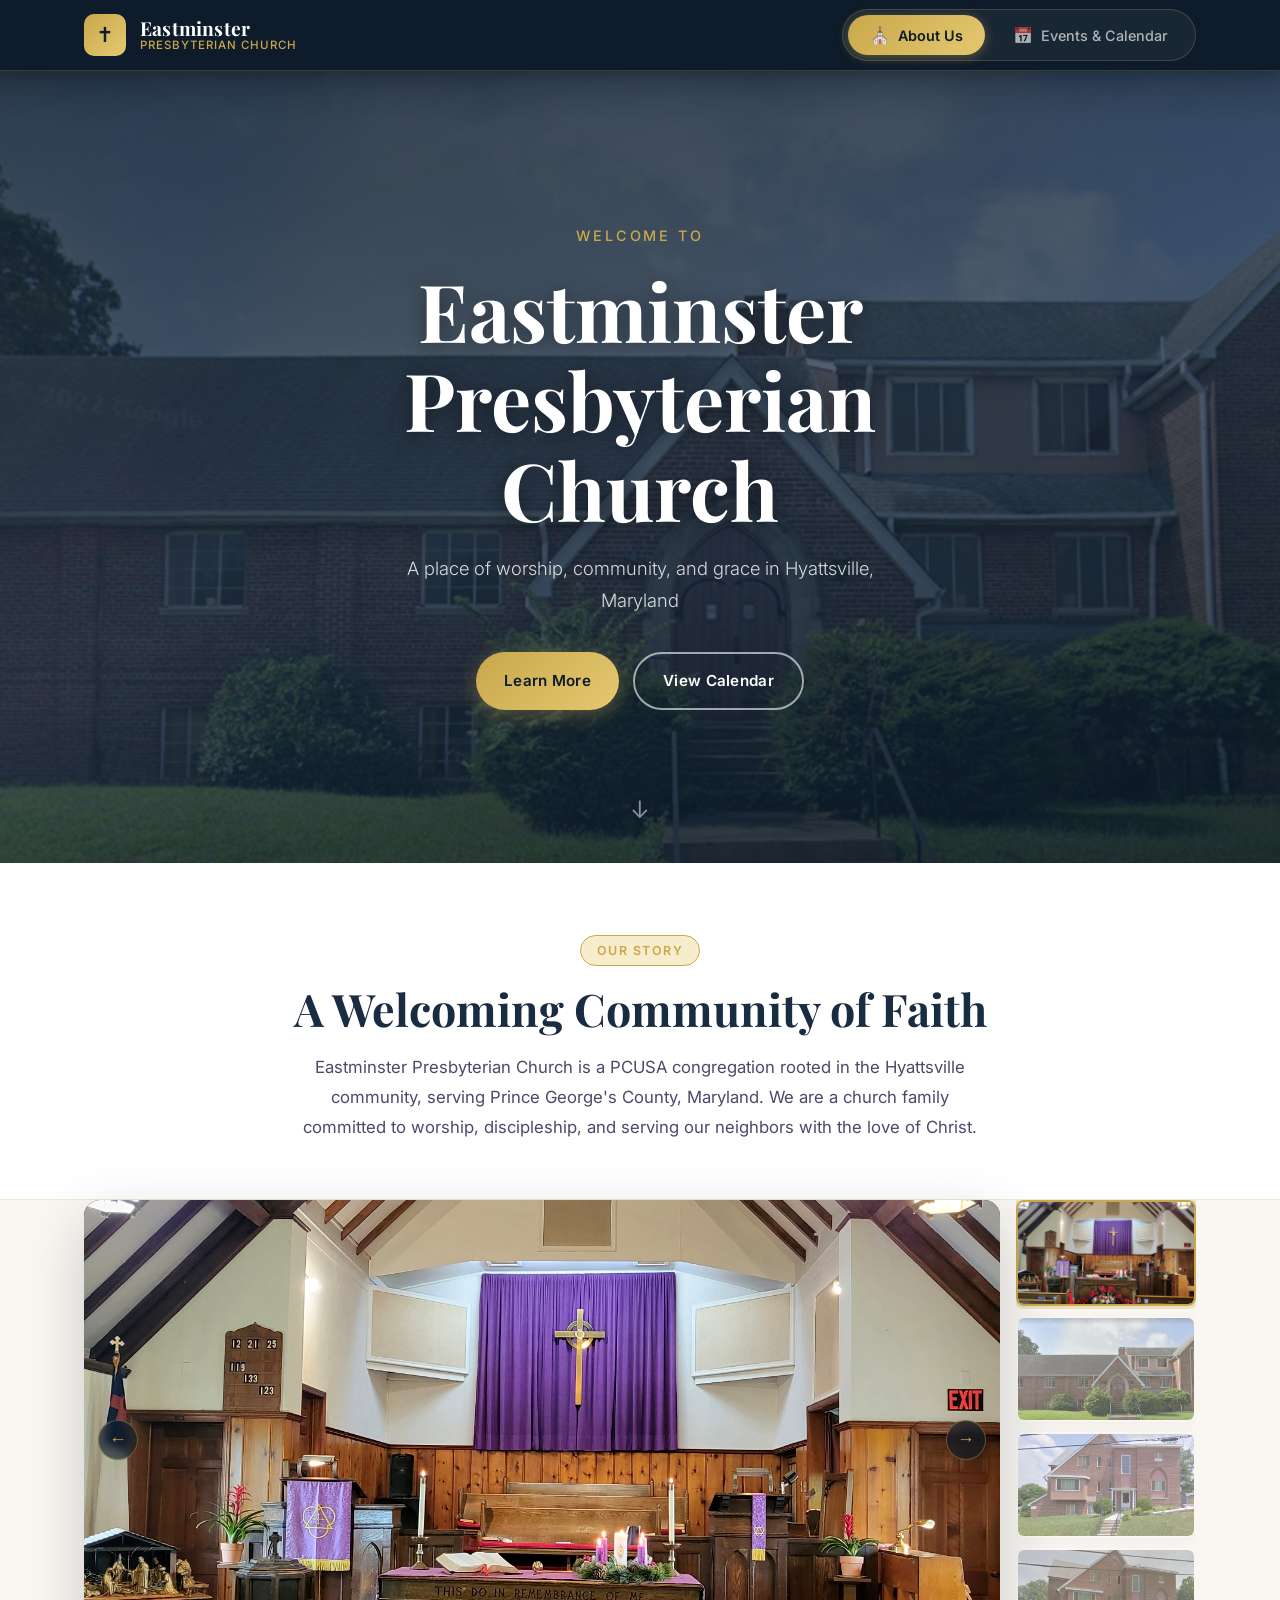
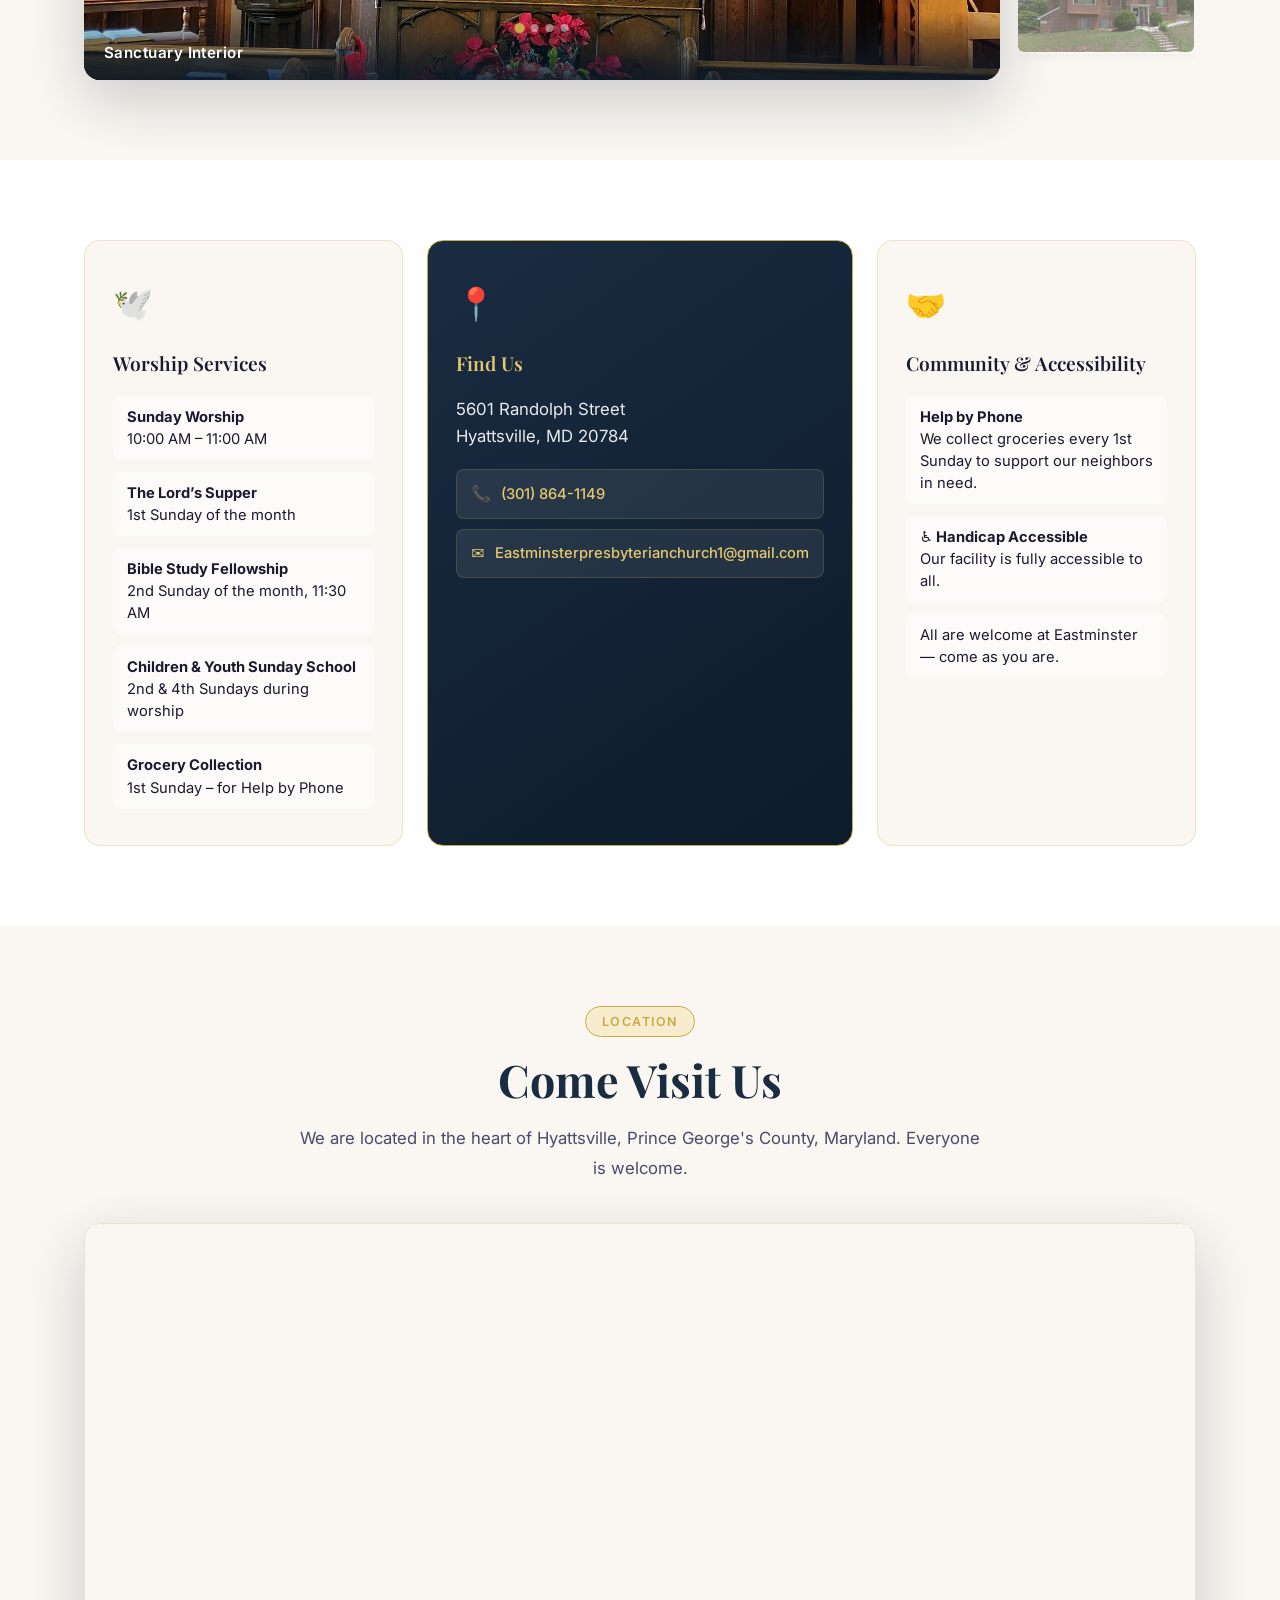
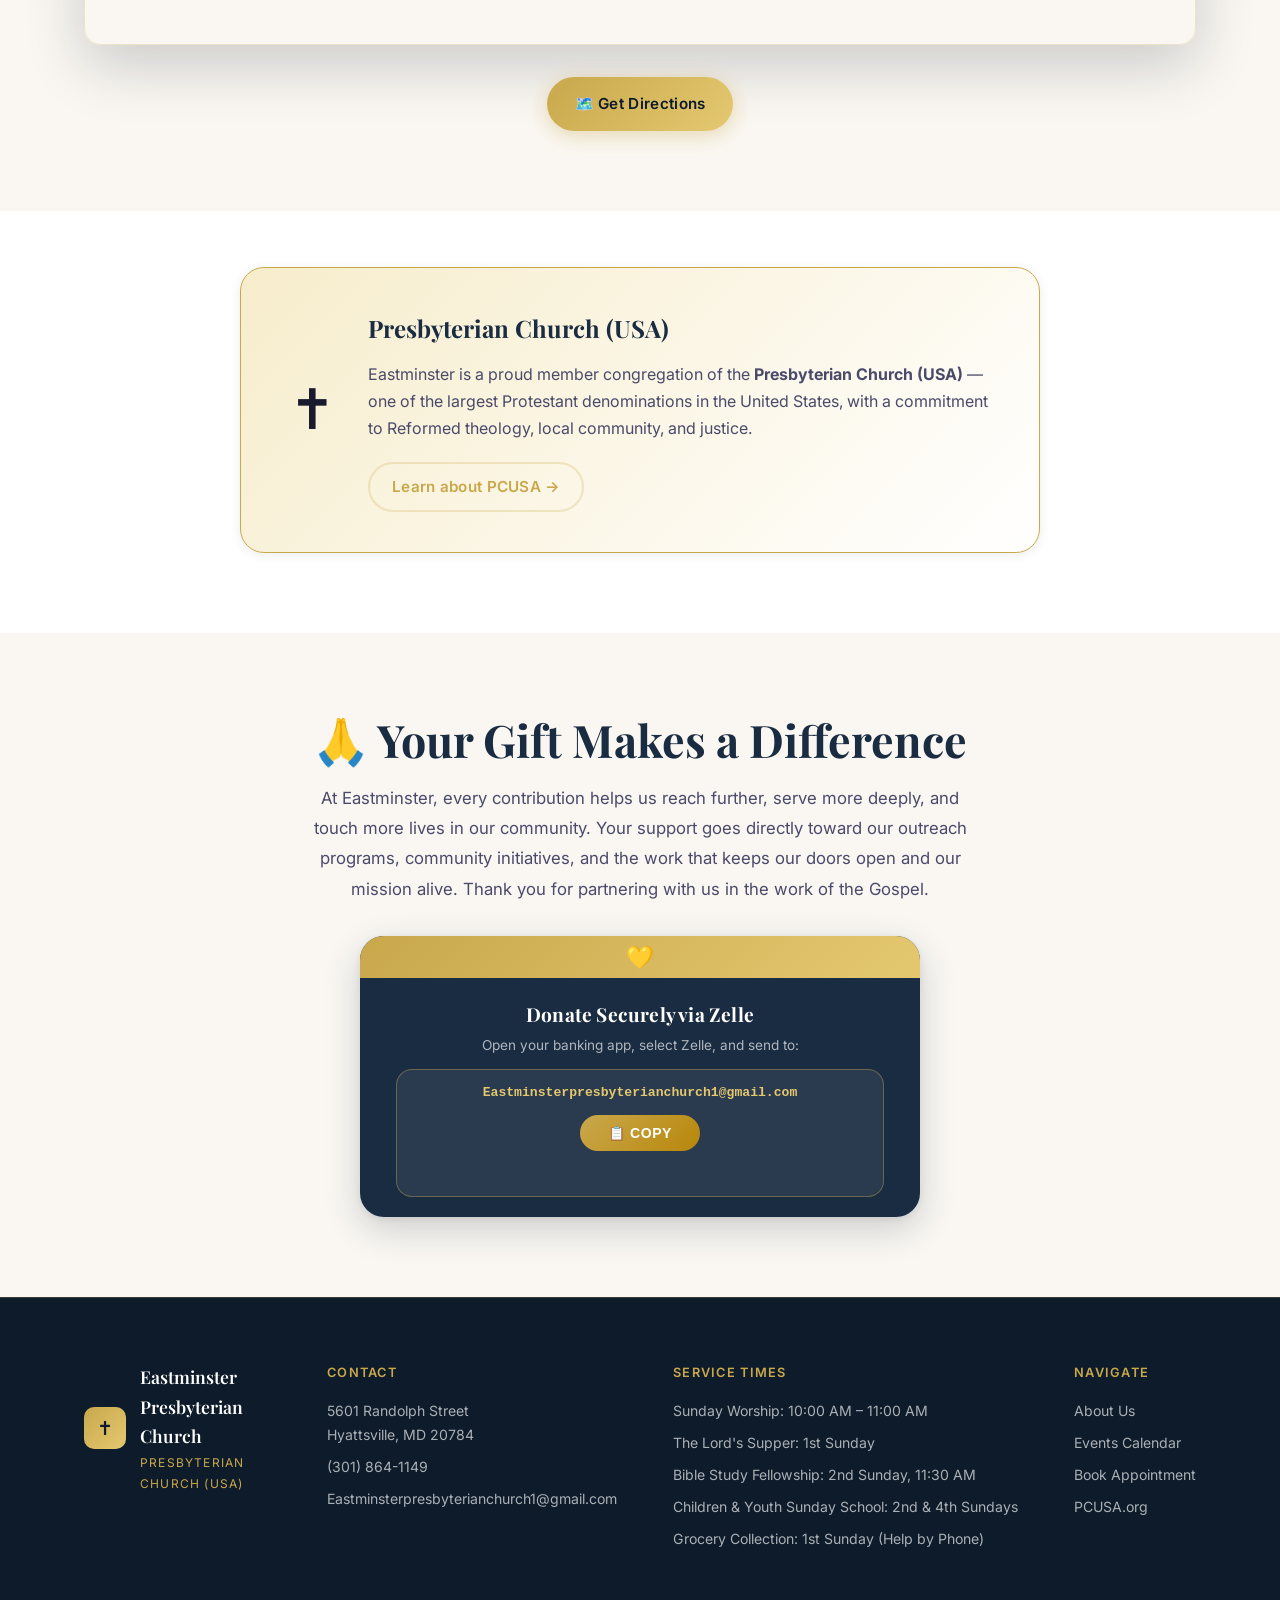
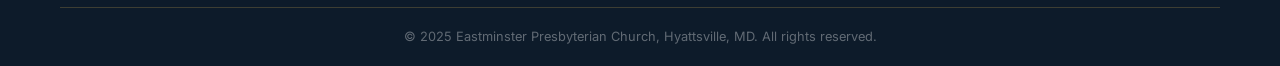
<file: index.html>
<!DOCTYPE html>
<html lang="en">
<head>
  <meta charset="UTF-8" />
  <meta name="viewport" content="width=device-width, initial-scale=1.0" />
  <title>Eastminster Presbyterian Church – Hyattsville, MD</title>
  <meta name="description" content="Eastminster Presbyterian Church is a welcoming PCUSA congregation located at 5601 Randolph Street, Hyattsville, MD 20784. Join us for Sunday worship, community events, and fellowship." />
  <meta name="keywords" content="Eastminster Presbyterian Church, Hyattsville MD, PCUSA, church, worship, community, Maryland" />
  <link rel="preconnect" href="https://fonts.googleapis.com" />
  <link rel="preconnect" href="https://fonts.gstatic.com" crossorigin />
  <link href="https://fonts.googleapis.com/css2?family=Playfair+Display:wght@400;600;700&family=Inter:wght@300;400;500;600&display=swap" rel="stylesheet" />
  <link rel="icon" type="image/x-icon" href="favicon.ico?v=2" />
  <link rel="icon" type="image/png" sizes="512x512" href="favicon.png?v=2" />
  <link rel="apple-touch-icon" href="favicon.png?v=2" />
  <link rel="stylesheet" href="style.css?v=3" />
</head>
<body>
  <!-- ========== HEADER ========== -->
  <header class="site-header" id="top">
    <div class="header-inner">
      <div class="logo-block">
        <div class="logo-cross">✝</div>
        <div class="logo-text">
          <span class="logo-name">Eastminster</span>
          <span class="logo-sub">Presbyterian Church</span>
        </div>
      </div>
      <nav class="tab-nav" role="tablist" aria-label="Main navigation">
        <button class="tab-btn active" id="tab-home-btn" role="tab" aria-selected="true" aria-controls="tab-home" onclick="switchTab('home')">
          <span class="tab-icon">⛪</span> About Us
        </button>
        <button class="tab-btn" id="tab-events-btn" role="tab" aria-selected="false" aria-controls="tab-events" onclick="switchTab('events')">
          <span class="tab-icon">📅</span> Events &amp; Calendar
        </button>
      </nav>
    </div>
  </header>

  <!-- ========== HERO ========== -->
  <section class="hero" id="hero-section">
    <div class="hero-overlay"></div>
    <div class="hero-content">
      <p class="hero-eyebrow">Welcome to</p>
      <h1 class="hero-title">Eastminster<br/>Presbyterian Church</h1>
      <p class="hero-tagline">A place of worship, community, and grace in Hyattsville, Maryland</p>
      <div class="hero-cta-group">
        <a href="#" class="btn btn-primary" id="hero-btn-home" onclick="switchTab('home'); return false;">Learn More</a>
        <a href="#" class="btn btn-outline" id="hero-btn-events" onclick="switchTab('events'); return false;">View Calendar</a>
      </div>
    </div>
    <div class="hero-scroll-hint">
      <span class="scroll-arrow">↓</span>
    </div>
  </section>

  <!-- ========== MAIN CONTENT ========== -->
  <main class="main-content">

    <!-- === TAB 1: HOME / ABOUT === -->
    <div id="tab-home" class="tab-panel active" role="tabpanel" aria-labelledby="tab-home-btn">

      <!-- WELCOME SECTION -->
      <section class="section welcome-section">
        <div class="container">
          <div class="section-badge">Our Story</div>
          <h2 class="section-title">A Welcoming Community of Faith</h2>
          <p class="section-lead">Eastminster Presbyterian Church is a PCUSA congregation rooted in the Hyattsville community, serving Prince George's County, Maryland. We are a church family committed to worship, discipleship, and serving our neighbors with the love of Christ.</p>
        </div>
      </section>

      <!-- IMAGE GALLERY CAROUSEL -->
      <section class="section gallery-section">
        <div class="container">
          <div class="gallery-carousel-wrap">

            <!-- Large featured image -->
            <div class="gallery-featured" id="gallery-featured">
              <img src="images/church_real_4.jpg" alt="Sanctuary Interior" id="gallery-main-img" />
              <div class="gallery-featured-caption" id="gallery-main-caption">Sanctuary Interior</div>
              <!-- Prev / Next arrows -->
              <button class="gallery-arrow gallery-prev" id="gallery-prev" aria-label="Previous" onclick="galleryPrev()">&#8592;</button>
              <button class="gallery-arrow gallery-next" id="gallery-next" aria-label="Next" onclick="galleryNext()">&#8594;</button>
              <!-- Dot indicators -->
              <div class="gallery-dots" id="gallery-dots"></div>
            </div>

            <!-- Thumbnail strip -->
            <div class="gallery-thumbs" id="gallery-thumbs">
              <div class="gallery-thumb active" data-index="0" data-src="images/church_real_4.jpg" data-caption="Sanctuary Interior" onclick="galleryGo(0)">
                <img src="images/church_real_4.jpg" alt="Sanctuary Interior" />
              </div>
              <div class="gallery-thumb" data-index="1" data-src="images/church_real_2.png" data-caption="Our Church – 5601 Randolph St" onclick="galleryGo(1)">
                <img src="images/church_real_2.png" alt="Church Exterior" />
              </div>
              <div class="gallery-thumb" data-index="2" data-src="images/church_real_1.png" data-caption="Church Entrance" onclick="galleryGo(2)">
                <img src="images/church_real_1.png" alt="Church Entrance" />
              </div>
              <div class="gallery-thumb" data-index="3" data-src="images/church_real_3.png" data-caption="Exterior View" onclick="galleryGo(3)">
                <img src="images/church_real_3.png" alt="Exterior View" />
              </div>
            </div>

          </div>
        </div>
      </section>




      <!-- CORE INFO CARDS -->
      <section class="section info-section">
        <div class="container">
          <div class="info-grid">

            <div class="info-card" id="worship-times-card">
              <div class="info-card-icon">🕊️</div>
              <h3>Worship Services</h3>
              <ul class="info-list">
                <li><strong>Sunday Worship</strong><br/>10:00 AM – 11:00 AM</li>
                <li><strong>The Lord’s Supper</strong><br/>1st Sunday of the month</li>
                <li><strong>Bible Study Fellowship</strong><br/>2nd Sunday of the month, 11:30 AM</li>
                <li><strong>Children &amp; Youth Sunday School</strong><br/>2nd &amp; 4th Sundays during worship</li>
                <li><strong>Grocery Collection</strong><br/>1st Sunday – for Help by Phone</li>
              </ul>
            </div>

            <div class="info-card featured" id="contact-card">
              <div class="info-card-icon">📍</div>
              <h3>Find Us</h3>
              <address class="church-address">
                5601 Randolph Street<br/>
                Hyattsville, MD 20784
              </address>
              <div class="contact-links">
                <a href="tel:+13018641149" class="contact-link" id="phone-link">
                  <span class="contact-link-icon">📞</span>
                  <span>(301) 864-1149</span>
                </a>
                <a href="mailto:Eastminsterpresbyterianchurch1@gmail.com" class="contact-link" id="email-link">
                  <span class="contact-link-icon">✉️</span>
                  <span>Eastminsterpresbyterianchurch1@gmail.com</span>
                </a>
              </div>
            </div>

            <div class="info-card" id="community-card">
              <div class="info-card-icon">🤝</div>
              <h3>Community &amp; Accessibility</h3>
              <ul class="info-list">
                <li><strong>Help by Phone</strong><br/>We collect groceries every 1st Sunday to support our neighbors in need.</li>
                <li><strong>♿ Handicap Accessible</strong><br/>Our facility is fully accessible to all.</li>
                <li>All are welcome at Eastminster — come as you are.</li>
              </ul>
            </div>

          </div>
        </div>
      </section>

      <!-- MAP SECTION -->
      <section class="section map-section">
        <div class="container">
          <div class="section-badge">Location</div>
          <h2 class="section-title">Come Visit Us</h2>
          <p class="section-lead">We are located in the heart of Hyattsville, Prince George's County, Maryland. Everyone is welcome.</p>
          <div class="map-wrapper" id="church-map">
            <iframe
              title="Eastminster Presbyterian Church location map"
              src="https://www.google.com/maps/embed?pb=!1m18!1m12!1m3!1d3105.0!2d-76.939!3d38.958!2m3!1f0!2f0!3f0!3m2!1i1024!2i768!4f13.1!3m3!1m2!1s0x0%3A0x0!2s5601+Randolph+Street%2C+Hyattsville%2C+MD+20784!5e0!3m2!1sen!2sus!4v1700000000000!5m2!1sen!2sus"
              width="100%"
              height="420"
              style="border:0;"
              allowfullscreen=""
              loading="lazy"
              referrerpolicy="no-referrer-when-downgrade">
            </iframe>
          </div>
          <div class="directions-bar">
            <a href="https://maps.google.com/?q=5601+Randolph+Street,+Hyattsville,+MD+20784" target="_blank" rel="noopener noreferrer" class="btn btn-primary" id="directions-btn">
              🗺️ Get Directions
            </a>
          </div>
        </div>
      </section>

      <!-- DENOMINATION INFO -->
      <section class="section denomination-section">
        <div class="container">
          <div class="denom-card">
            <div class="denom-icon">✝️</div>
            <div class="denom-content">
              <h3>Presbyterian Church (USA)</h3>
              <p>Eastminster is a proud member congregation of the <strong>Presbyterian Church (USA)</strong> — one of the largest Protestant denominations in the United States, with a commitment to Reformed theology, local community, and justice.</p>
              <a href="https://www.pcusa.org" target="_blank" rel="noopener noreferrer" class="btn btn-ghost" id="pcusa-link">Learn about PCUSA →</a>
            </div>
          </div>
        </div>
      </section>

      <!-- DONATE SECTION -->
      <section class="section donate-section">
        <div class="container">
          <h2 class="section-title">🙏 Your Gift Makes a Difference</h2>
          <p class="section-lead">At Eastminster, every contribution helps us reach further, serve more deeply, and touch more lives in our community. Your support goes directly toward our outreach programs, community initiatives, and the work that keeps our doors open and our mission alive. Thank you for partnering with us in the work of the Gospel.</p>
          <div class="donate-card">
            <div class="donate-card-header">💛</div>
            <div class="donate-card-body">
              <h3>Donate Securely via Zelle</h3>
              <p>Open your banking app, select Zelle, and send to:</p>
              <div class="donate-zelle-box" id="donate-zelle-home">
                <span class="donate-zelle-email" id="zelle-email-home">Eastminsterpresbyterianchurch1@gmail.com</span>
                <button class="donate-copy-btn" onclick="copyZelle('zelle-email-home', 'copy-msg-home')" aria-label="Copy Zelle email">📋 Copy</button>
                <span class="donate-copy-msg" id="copy-msg-home">Copied!</span>
              </div>
            </div>
          </div>
        </div>
      </section>

    </div><!-- end #tab-home -->

    <!-- === TAB 2: EVENTS & CALENDAR === -->
    <div id="tab-events" class="tab-panel" role="tabpanel" aria-labelledby="tab-events-btn">

      <section class="section events-hero-section">
        <div class="container">
          <div class="section-badge">Stay Connected</div>
          <h2 class="section-title">Events &amp; Calendar</h2>
          <p class="section-lead">Stay up to date with all upcoming services, events, and gatherings at Eastminster. Review the calendar below to check availability, then follow the process below to request use of our space or time with our team.</p>

          <!-- HOW IT WORKS -->
          <div class="process-banner" id="process-banner">
            <div class="process-banner-title">📋 How to Request an Appointment or Event</div>
            <div class="process-steps">
              <div class="process-step">
                <div class="process-step-num">1</div>
                <div class="process-step-body">
                  <strong>Review Availability</strong>
                  <p>Check the calendar below to see what dates and times are currently open.</p>
                </div>
              </div>
              <div class="process-step-arrow">→</div>
              <div class="process-step">
                <div class="process-step-num">2</div>
                <div class="process-step-body">
                  <strong>Submit a Formal Letter</strong>
                  <p>Email your written request to the church <em>before</em> reserving anything. Include your name, the type of event, and your preferred dates.</p>
                  <a href="mailto:Eastminsterpresbyterianchurch1@gmail.com?subject=Appointment%20Request%20–%20Eastminster%20Presbyterian%20Church" class="btn btn-accent" id="submit-letter-btn">✉️ Submit Your Letter</a>
                </div>
              </div>
              <div class="process-step-arrow">→</div>
              <div class="process-step">
                <div class="process-step-num">3</div>
                <div class="process-step-body">
                  <strong>Reserve After Approval</strong>
                  <p>Once the church reviews and approves your request, you will be contacted. Then use the button below to reserve your time on the calendar.</p>
                  <a href="https://calendar.app.google/gMojsdYXsn4M1Jxk6" target="_blank" rel="noopener noreferrer" class="btn btn-accent" id="book-appointment-btn">📋 Book an Appointment</a>
                </div>
              </div>
            </div>
          </div>

          <!-- GOOGLE CALENDAR -->
          <div class="calendar-wrapper" id="google-calendar-embed">
            <div class="calendar-header">
              <span class="calendar-title-icon">📅</span>
              <span>Church Calendar — Booked Times</span>
              <div class="cal-view-toggle" id="cal-view-toggle">
                <button class="cal-view-btn" id="btn-week" onclick="setCalView('week')" aria-pressed="true">Week</button>
                <button class="cal-view-btn" id="btn-month" onclick="setCalView('month')">Month</button>
              </div>
            </div>
            <div class="calendar-frame-wrap">
              <iframe
                title="Eastminster Presbyterian Church Google Calendar"
                src="https://calendar.google.com/calendar/embed?src=Eastminsterpresbyterianchurch1%40gmail.com&ctz=America%2FNew_York&showTitle=0&showNav=1&showPrint=0&showCalendars=0&mode=WEEK"
                style="border:0"
                width="100%"
                height="600"
                frameborder="0"
                scrolling="no"
                id="gcal-iframe">
              </iframe>
            </div>
            <div class="calendar-note">
              <p>📌 <em>Colored blocks = already booked. Submit your letter in Step 2, and once approved we will block that time on the calendar for you.</em></p>
            </div>
          </div>

          <!-- APPOINTMENT TYPES -->
          <div class="appointment-details-section" id="appointment-details">
            <div class="appt-cards-grid">
              <div class="appt-card" id="pastoral-card">
                <div class="appt-card-icon">🕊️</div>
                <h4>Pastoral Counseling</h4>
                <p>Request a private session with our pastor for spiritual guidance, prayer, or personal support. Submit your letter and we will be in touch.</p>
                <a href="mailto:Eastminsterpresbyterianchurch1@gmail.com?subject=Request%3A%20Pastoral%20Counseling" class="btn btn-outline-sm" id="pastoral-appt-btn">✉️ Request Session</a>
              </div>
              <div class="appt-card" id="membership-card">
                <div class="appt-card-icon">🏛️</div>
                <h4>Membership Inquiry</h4>
                <p>Interested in joining our congregation? Send us a letter and we'll arrange a time to sit down together over coffee.</p>
                <a href="mailto:Eastminsterpresbyterianchurch1@gmail.com?subject=Request%3A%20Membership%20Inquiry" class="btn btn-outline-sm" id="membership-appt-btn">✉️ Send Inquiry</a>
              </div>
              <div class="appt-card" id="event-card">
                <div class="appt-card-icon">🎉</div>
                <h4>Event Planning</h4>
                <p>Planning a baptism, wedding, or memorial service? Submit your letter with your preferred dates and we will review your request.</p>
                <a href="mailto:Eastminsterpresbyterianchurch1@gmail.com?subject=Request%3A%20Event%20Planning" class="btn btn-outline-sm" id="event-appt-btn">✉️ Submit Request</a>
              </div>
            </div>
          </div>

          <!-- DONATE SECTION (EVENTS TAB) -->
          <div class="donate-section-inline" id="donate-events">
            <h2 class="section-title">🙏 Your Gift Makes a Difference</h2>
            <p class="section-lead">At Eastminster, every contribution helps us reach further, serve more deeply, and touch more lives in our community. Your support goes directly toward our outreach programs, community initiatives, and the work that keeps our doors open and our mission alive. Thank you for partnering with us in the work of the Gospel.</p>
            <div class="donate-card">
              <div class="donate-card-header">💛</div>
              <div class="donate-card-body">
                <h3>Donate Securely via Zelle</h3>
                <p>Open your banking app, select Zelle, and send to:</p>
                <div class="donate-zelle-box" id="donate-zelle-events">
                  <span class="donate-zelle-email" id="zelle-email-events">Eastminsterpresbyterianchurch1@gmail.com</span>
                  <button class="donate-copy-btn" onclick="copyZelle('zelle-email-events', 'copy-msg-events')" aria-label="Copy Zelle email">📋 Copy</button>
                  <span class="donate-copy-msg" id="copy-msg-events">Copied!</span>
                </div>
              </div>
            </div>
          </div>

        </div>
      </section>

    </div><!-- end #tab-events -->

  </main>

  <!-- ========== FOOTER ========== -->
  <footer class="site-footer">
    <div class="footer-inner container">
      <div class="footer-logo">
        <div class="logo-cross footer-cross">✝</div>
        <div>
          <div class="footer-church-name">Eastminster Presbyterian Church</div>
          <div class="footer-pcusa">Presbyterian Church (USA)</div>
        </div>
      </div>
      <div class="footer-links">
        <div class="footer-col">
          <h5>Contact</h5>
          <p>5601 Randolph Street<br/>Hyattsville, MD 20784</p>
          <p><a href="tel:+13018641149">(301) 864-1149</a></p>
          <p><a href="mailto:Eastminsterpresbyterianchurch1@gmail.com">Eastminsterpresbyterianchurch1@gmail.com</a></p>
        </div>
        <div class="footer-col">
          <h5>Service Times</h5>
          <p>Sunday Worship: 10:00 AM – 11:00 AM</p>
          <p>The Lord's Supper: 1st Sunday</p>
          <p>Bible Study Fellowship: 2nd Sunday, 11:30 AM</p>
          <p>Children &amp; Youth Sunday School: 2nd &amp; 4th Sundays</p>
          <p>Grocery Collection: 1st Sunday (Help by Phone)</p>
        </div>
        <div class="footer-col">
          <h5>Navigate</h5>
          <p><a href="#" onclick="switchTab('home'); scrollTo(0,0); return false;">About Us</a></p>
          <p><a href="#" onclick="switchTab('events'); scrollTo(0,0); return false;">Events Calendar</a></p>
          <p><a href="https://calendar.app.google/gMojsdYXsn4M1Jxk6" target="_blank" rel="noopener noreferrer">Book Appointment</a></p>
          <p><a href="https://www.pcusa.org" target="_blank" rel="noopener noreferrer">PCUSA.org</a></p>
        </div>
      </div>
    </div>
    <div class="footer-bottom">
      <div class="container">
        <p>© 2025 Eastminster Presbyterian Church, Hyattsville, MD. All rights reserved.</p>
      </div>
    </div>
  </footer>

  <script src="script.js?v=5"></script>
</body>
</html>
</file>
<file: style.css>
/* =============================================
   EASTMINSTER PRESBYTERIAN CHURCH
   Main Stylesheet
   ============================================= */

/* --- CSS Variables / Design Tokens --- */
:root {
  --deep-navy: #0d1b2a;
  --navy: #1a2c42;
  --navy-mid: #1f3855;
  --gold: #c9a84c;
  --gold-light: #e4c870;
  --gold-pale: #f7edcc;
  --cream: #faf7f2;
  --white: #ffffff;
  --text-dark: #1a1a2e;
  --text-mid: #4a4a6a;
  --text-light: #7a7a9a;
  --border: rgba(201, 168, 76, 0.25);
  --shadow-sm: 0 2px 12px rgba(13, 27, 42, 0.08);
  --shadow-md: 0 8px 32px rgba(13, 27, 42, 0.14);
  --shadow-lg: 0 20px 60px rgba(13, 27, 42, 0.2);
  --radius-sm: 8px;
  --radius-md: 16px;
  --radius-lg: 24px;
  --transition: all 0.3s cubic-bezier(0.4, 0, 0.2, 1);
  --font-serif: 'Playfair Display', Georgia, serif;
  --font-sans: 'Inter', system-ui, sans-serif;
}

/* --- Reset & Base --- */
*, *::before, *::after {
  box-sizing: border-box;
  margin: 0;
  padding: 0;
}

html {
  scroll-behavior: smooth;
  font-size: 16px;
  overflow-x: hidden;
}

body {
  font-family: var(--font-sans);
  background-color: var(--cream);
  color: var(--text-dark);
  line-height: 1.7;
  overflow-x: hidden;
}

a {
  color: var(--gold);
  text-decoration: none;
  transition: var(--transition);
}

a:hover {
  color: var(--gold-light);
}

img {
  max-width: 100%;
  height: 100%;
  object-fit: cover;
  display: block;
}

address {
  font-style: normal;
}

/* =============================================
   LAYOUT UTILITIES
   ============================================= */
.container {
  max-width: 1160px;
  margin: 0 auto;
  padding: 0 24px;
  width: 100%;
}

.section {
  padding: 80px 0;
}

/* =============================================
   BUTTONS
   ============================================= */
.btn {
  display: inline-flex;
  align-items: center;
  gap: 8px;
  padding: 14px 28px;
  border-radius: 50px;
  font-family: var(--font-sans);
  font-size: 0.95rem;
  font-weight: 600;
  letter-spacing: 0.02em;
  cursor: pointer;
  text-decoration: none;
  border: none;
  transition: var(--transition);
  white-space: nowrap;
}

.btn-primary {
  background: linear-gradient(135deg, var(--gold), var(--gold-light));
  color: var(--deep-navy);
  box-shadow: 0 4px 20px rgba(201, 168, 76, 0.4);
}

.btn-primary:hover {
  transform: translateY(-2px);
  box-shadow: 0 8px 28px rgba(201, 168, 76, 0.5);
  color: var(--deep-navy);
}

.btn-primary.inactive {
  background: transparent !important;
  color: rgba(255,255,255,0.7) !important;
  border: 2px solid rgba(255,255,255,0.4) !important;
  box-shadow: none !important;
}

.btn-primary.inactive:hover {
  background: rgba(255,255,255,0.08) !important;
  color: var(--white) !important;
}

.btn-outline {
  background: transparent;
  color: var(--white);
  border: 2px solid rgba(255,255,255,0.6);
}

.btn-outline:hover {
  background: rgba(255,255,255,0.1);
  border-color: var(--white);
  color: var(--white);
  transform: translateY(-2px);
}

.btn-outline.active {
  background: linear-gradient(135deg, var(--gold), var(--gold-light)) !important;
  color: var(--deep-navy) !important;
  border-color: var(--gold) !important;
  box-shadow: 0 4px 20px rgba(201, 168, 76, 0.5) !important;
}

.btn-accent {
  background: linear-gradient(135deg, #7c3aed, #a855f7);
  color: var(--white);
  box-shadow: 0 4px 20px rgba(124, 58, 237, 0.4);
}

.btn-accent:hover {
  transform: translateY(-2px);
  box-shadow: 0 8px 28px rgba(124, 58, 237, 0.5);
  color: var(--white);
}

.btn-ghost {
  background: transparent;
  color: var(--gold);
  border: 2px solid var(--border);
  padding: 10px 22px;
}

.btn-ghost:hover {
  background: var(--gold-pale);
  color: var(--navy);
  border-color: var(--gold);
  transform: translateY(-2px);
}

.btn-outline-sm {
  display: inline-flex;
  align-items: center;
  padding: 10px 20px;
  background: transparent;
  color: var(--navy);
  border: 2px solid var(--border);
  border-radius: 50px;
  font-size: 0.88rem;
  font-weight: 600;
  text-decoration: none;
  transition: var(--transition);
}

.btn-outline-sm:hover {
  background: var(--gold);
  border-color: var(--gold);
  color: var(--deep-navy);
  transform: translateY(-2px);
}

/* =============================================
   HEADER & NAV
   ============================================= */
.site-header {
  position: sticky;
  top: 0;
  z-index: 100;
  background: var(--deep-navy);
  box-shadow: 0 2px 20px rgba(0,0,0,0.3);
  border-bottom: 1px solid var(--border);
}

.header-inner {
  max-width: 1160px;
  margin: 0 auto;
  padding: 0 24px;
  display: flex;
  align-items: center;
  justify-content: space-between;
  min-height: 70px;
  gap: 16px;
}

.logo-block {
  display: flex;
  align-items: center;
  gap: 14px;
  flex-shrink: 0;
}

.logo-cross {
  width: 42px;
  height: 42px;
  background: linear-gradient(135deg, var(--gold), var(--gold-light));
  border-radius: 10px;
  display: flex;
  align-items: center;
  justify-content: center;
  font-size: 1.3rem;
  color: var(--deep-navy);
  flex-shrink: 0;
}

.logo-text {
  display: flex;
  flex-direction: column;
  line-height: 1.1;
}

.logo-name {
  font-family: var(--font-serif);
  font-size: 1.2rem;
  font-weight: 700;
  color: var(--white);
  letter-spacing: 0.01em;
}

.logo-sub {
  font-size: 0.72rem;
  color: var(--gold);
  letter-spacing: 0.08em;
  text-transform: uppercase;
  font-weight: 500;
}

.tab-nav {
  display: flex;
  gap: 6px;
  background: rgba(255,255,255,0.05);
  padding: 5px;
  border-radius: 50px;
  border: 1px solid var(--border);
}

.tab-btn {
  display: flex;
  align-items: center;
  gap: 8px;
  padding: 10px 22px;
  background: transparent;
  color: rgba(255,255,255,0.65);
  border: none;
  border-radius: 50px;
  font-family: var(--font-sans);
  font-size: 0.9rem;
  font-weight: 500;
  cursor: pointer;
  transition: var(--transition);
  white-space: nowrap;
}

.tab-btn:hover {
  color: var(--white);
  background: rgba(255,255,255,0.1);
}

.tab-btn.active {
  background: linear-gradient(135deg, var(--gold), var(--gold-light));
  color: var(--deep-navy);
  font-weight: 600;
  box-shadow: 0 2px 12px rgba(201, 168, 76, 0.4);
}

.tab-icon {
  font-size: 1rem;
}

/* =============================================
   HERO SECTION
   ============================================= */
.hero {
  position: relative;
  min-height: 88vh;
  display: flex;
  flex-direction: column;
  align-items: center;
  justify-content: center;
  text-align: center;
  background: url('images/church_real_2.png') center 30% / cover no-repeat;
  overflow: hidden;
}

.hero-overlay {
  position: absolute;
  inset: 0;
  background: linear-gradient(
    160deg,
    rgba(13, 27, 42, 0.82) 0%,
    rgba(26, 44, 66, 0.75) 50%,
    rgba(13, 27, 42, 0.85) 100%
  );
  z-index: 1;
}

.hero-content {
  position: relative;
  z-index: 2;
  max-width: 780px;
  padding: 40px 24px;
  animation: fadeInUp 0.9s ease both;
}

@keyframes fadeInUp {
  from { opacity: 0; transform: translateY(30px); }
  to   { opacity: 1; transform: translateY(0); }
}

.hero-eyebrow {
  font-size: 0.9rem;
  font-weight: 500;
  letter-spacing: 0.2em;
  text-transform: uppercase;
  color: var(--gold);
  margin-bottom: 16px;
}

.hero-title {
  font-family: var(--font-serif);
  font-size: clamp(2.8rem, 7vw, 5rem);
  font-weight: 700;
  color: var(--white);
  line-height: 1.12;
  margin-bottom: 20px;
  text-shadow: 0 2px 20px rgba(0,0,0,0.4);
}

.hero-tagline {
  font-size: 1.15rem;
  color: rgba(255,255,255,0.82);
  margin-bottom: 36px;
  font-weight: 300;
  max-width: 540px;
  margin-left: auto;
  margin-right: auto;
}

.hero-cta-group {
  display: flex;
  gap: 14px;
  justify-content: center;
  flex-wrap: wrap;
}

.hero-scroll-hint {
  position: absolute;
  bottom: 32px;
  left: 50%;
  transform: translateX(-50%);
  z-index: 2;
  animation: bounce 2s infinite;
}

.scroll-arrow {
  font-size: 1.5rem;
  color: rgba(255,255,255,0.5);
}

@keyframes bounce {
  0%, 100% { transform: translateX(-50%) translateY(0); }
  50% { transform: translateX(-50%) translateY(8px); }
}

/* =============================================
   SECTION HEADERS
   ============================================= */
.section-badge {
  display: inline-block;
  background: var(--gold-pale);
  color: var(--gold);
  border: 1px solid var(--gold);
  border-radius: 50px;
  padding: 4px 16px;
  font-size: 0.78rem;
  font-weight: 600;
  letter-spacing: 0.12em;
  text-transform: uppercase;
  margin-bottom: 16px;
}

.section-title {
  font-family: var(--font-serif);
  font-size: clamp(1.8rem, 4vw, 2.8rem);
  font-weight: 700;
  color: var(--navy);
  margin-bottom: 16px;
  line-height: 1.2;
}

.section-lead {
  font-size: 1.05rem;
  color: var(--text-mid);
  max-width: 680px;
  line-height: 1.8;
  text-align: center;
  margin-left: auto;
  margin-right: auto;
}

/* =============================================
   WELCOME SECTION
   ============================================= */
.welcome-section {
  background: var(--white);
  padding: 72px 0 56px;
  border-bottom: 1px solid var(--border);
}

.welcome-section .container {
  display: flex;
  flex-direction: column;
  align-items: center;
  text-align: center;
}

/* =============================================
   GALLERY SECTION
   ============================================= */
.gallery-section {
  background: var(--cream);
  padding: 0 0 80px;
}

.gallery-grid {
  display: grid;
  grid-template-columns: 2fr 1fr;
  grid-template-rows: auto auto;
  gap: 16px;
}

.gallery-item {
  position: relative;
  border-radius: var(--radius-md);
  overflow: hidden;
  box-shadow: var(--shadow-md);
  transition: var(--transition);
  cursor: pointer;
  height: 280px;
}

.gallery-item:hover {
  transform: scale(1.015);
  box-shadow: var(--shadow-lg);
}

.gallery-item.gallery-main {
  grid-row: span 2;
  height: 100%;
  min-height: 476px;
}

.gallery-item img,
.gallery-item iframe {
  width: 100%;
  height: 100%;
  object-fit: cover;
  object-position: center;
  transition: transform 0.6s ease, filter 0.6s ease;
  display: block;
  image-rendering: -webkit-optimize-contrast;
  image-rendering: crisp-edges;
  filter: contrast(1.08) saturate(1.12) brightness(1.02);
  backface-visibility: hidden;
  -webkit-backface-visibility: hidden;
  transform: translateZ(0);
}

.gallery-item:hover img {
  transform: translateZ(0) scale(1.05);
  filter: contrast(1.12) saturate(1.18) brightness(1.04);
}

.gallery-caption {
  position: absolute;
  bottom: 0;
  left: 0;
  right: 0;
  background: linear-gradient(transparent, rgba(13, 27, 42, 0.85));
  color: var(--white);
  padding: 28px 16px 14px;
  font-size: 0.88rem;
  font-weight: 600;
  letter-spacing: 0.04em;
}

/* =============================================
   INFO CARDS SECTION
   ============================================= */
.info-section {
  background: var(--white);
}

.info-grid {
  display: grid;
  grid-template-columns: repeat(3, 1fr);
  gap: 24px;
}

.info-card {
  background: var(--cream);
  border: 1px solid var(--border);
  border-radius: var(--radius-md);
  padding: 36px 28px;
  transition: var(--transition);
}

.info-card:hover {
  transform: translateY(-6px);
  box-shadow: var(--shadow-md);
  border-color: var(--gold);
}

.info-card.featured {
  background: linear-gradient(145deg, var(--navy), var(--deep-navy));
  border-color: var(--gold);
  color: var(--white);
}

.info-card-icon {
  font-size: 2rem;
  margin-bottom: 16px;
}

.info-card h3 {
  font-family: var(--font-serif);
  font-size: 1.2rem;
  font-weight: 600;
  margin-bottom: 16px;
  color: inherit;
}

.info-card.featured h3 {
  color: var(--gold-light);
}

.info-list {
  list-style: none;
  display: flex;
  flex-direction: column;
  gap: 12px;
}

.info-list li {
  padding: 10px 14px;
  background: rgba(255,255,255,0.6);
  border-radius: var(--radius-sm);
  font-size: 0.92rem;
  line-height: 1.5;
}

.church-address {
  font-size: 1.05rem;
  color: rgba(255,255,255,0.9);
  margin-bottom: 20px;
  line-height: 1.6;
}

.contact-links {
  display: flex;
  flex-direction: column;
  gap: 10px;
}

.contact-link {
  display: flex;
  align-items: center;
  gap: 10px;
  color: var(--gold-light);
  font-size: 0.92rem;
  font-weight: 500;
  padding: 10px 14px;
  background: rgba(255,255,255,0.08);
  border-radius: var(--radius-sm);
  border: 1px solid rgba(201, 168, 76, 0.2);
  transition: var(--transition);
  text-decoration: none;
}

.contact-link:hover {
  background: rgba(201, 168, 76, 0.15);
  color: var(--white);
  transform: translateX(4px);
}

.contact-link-icon {
  font-size: 1rem;
  flex-shrink: 0;
}

.info-card p {
  font-size: 0.95rem;
  color: var(--text-mid);
  margin-bottom: 12px;
  line-height: 1.7;
}

/* =============================================
   MAP SECTION
   ============================================= */
.map-section {
  background: var(--cream);
}

.map-section .container {
  display: flex;
  flex-direction: column;
  align-items: center;
  text-align: center;
}

.map-section .section-lead {
  margin-bottom: 40px;
}

.map-wrapper {
  width: 100%;
  border-radius: var(--radius-md);
  overflow: hidden;
  box-shadow: var(--shadow-lg);
  border: 1px solid var(--border);
  margin-bottom: 24px;
}

.map-wrapper iframe {
  display: block;
}

.directions-bar {
  display: flex;
  justify-content: center;
  margin-top: 8px;
}

/* =============================================
   DENOMINATION SECTION
   ============================================= */
.denomination-section {
  background: var(--white);
  padding: 56px 0 80px;
}

.denom-card {
  display: flex;
  align-items: center;
  gap: 32px;
  background: linear-gradient(135deg, var(--gold-pale), #fff);
  border: 1px solid var(--gold);
  border-radius: var(--radius-lg);
  padding: 40px 48px;
  max-width: 800px;
  margin: 0 auto;
  box-shadow: var(--shadow-sm);
}

.denom-icon {
  font-size: 3.5rem;
  flex-shrink: 0;
}

.denom-content h3 {
  font-family: var(--font-serif);
  font-size: 1.5rem;
  color: var(--navy);
  margin-bottom: 12px;
}

.denom-content p {
  color: var(--text-mid);
  margin-bottom: 20px;
  line-height: 1.7;
}

/* =============================================
   DONATE SECTION
   ============================================= */
.donate-section {
  background: var(--cream);
  text-align: center;
}

.donate-section .container {
  display: flex;
  flex-direction: column;
  align-items: center;
}

.donate-section-inline {
  display: flex;
  flex-direction: column;
  align-items: center;
  text-align: center;
  margin-top: 48px;
  padding-top: 48px;
  border-top: 1px solid var(--border);
  width: 100%;
}

.donate-card {
  max-width: 560px;
  width: 100%;
  background: var(--navy);
  border-radius: var(--radius-lg);
  overflow: hidden;
  box-shadow: 0 12px 36px rgba(26, 44, 66, 0.2), 0 2px 8px rgba(0,0,0,0.08);
  text-align: center;
  margin-top: 32px;
}

.donate-card-header {
  background: linear-gradient(135deg, var(--gold), var(--gold-light));
  padding: 10px 0;
  font-size: 1.4rem;
  text-align: center;
  line-height: 1;
}

.donate-card-body {
  padding: 20px 36px;
}

.donate-card-body h3 {
  font-family: var(--font-serif);
  font-size: 1.2rem;
  color: var(--white);
  margin-bottom: 4px;
  letter-spacing: 0.01em;
}

.donate-card-body > p {
  color: rgba(255,255,255,0.65);
  font-size: 0.85rem;
  margin-bottom: 14px;
  line-height: 1.5;
}

.donate-zelle-box {
  display: flex;
  flex-direction: column;
  align-items: center;
  gap: 10px;
  background: rgba(255,255,255,0.07);
  border: 1px solid rgba(201,168,76,0.4);
  border-radius: var(--radius-md);
  padding: 12px 16px;
  margin-bottom: 0;
}

.donate-zelle-email {
  font-family: monospace;
  font-size: clamp(0.65rem, 2vw, 0.82rem);
  color: var(--gold-light);
  font-weight: 600;
  text-align: center;
  white-space: nowrap;
}

.donate-copy-btn {
  background: linear-gradient(135deg, var(--gold), #b8870a);
  color: var(--white);
  border: none;
  border-radius: 50px;
  padding: 10px 28px;
  font-size: 0.875rem;
  font-weight: 700;
  letter-spacing: 0.04em;
  text-transform: uppercase;
  cursor: pointer;
  transition: transform 0.15s, box-shadow 0.15s;
  flex-shrink: 0;
}

.donate-copy-btn:hover {
  transform: translateY(-2px);
  box-shadow: 0 6px 20px rgba(184, 135, 10, 0.5);
}

.donate-copy-msg {
  font-size: 0.85rem;
  color: var(--gold-light);
  font-weight: 600;
  opacity: 0;
  transition: opacity 0.3s;
}

.donate-copy-msg.show {
  opacity: 1;
}

/* =============================================
   EVENTS / CALENDAR TAB
   ============================================= */
.events-hero-section {
  background: var(--cream);
}

.events-hero-section .container {
  display: flex;
  flex-direction: column;
  align-items: center;
  text-align: center;
}

.events-hero-section .section-lead {
  margin-bottom: 36px;
}

/* ── Availability Schedule ─────────────────────────────────────────── */
.avail-wrapper {
  width: 100%;
  background: var(--white);
  border: 1px solid var(--border);
  border-radius: var(--radius-md);
  overflow: hidden;
  box-shadow: var(--shadow-md);
  margin-bottom: 32px;
  text-align: left;
}
.avail-header {
  display: flex;
  align-items: center;
  justify-content: space-between;
  flex-wrap: wrap;
  gap: 6px;
  padding: 16px 24px;
  background: linear-gradient(90deg, var(--navy), var(--navy-mid));
  color: var(--gold-light);
  font-weight: 700;
  font-size: 1rem;
  letter-spacing: 0.02em;
}
.avail-sub {
  font-size: 0.78rem;
  font-weight: 400;
  color: rgba(255,255,255,0.6);
}
.avail-row {
  display: grid;
  grid-template-columns: 1.4fr 1.4fr 1.6fr;
  padding: 13px 24px;
  border-bottom: 1px solid var(--border);
  align-items: center;
  transition: background 0.15s;
}
.avail-row:last-child { border-bottom: none; }
.avail-row:not(.avail-row-header):hover { background: var(--cream); }
.avail-row-header {
  background: var(--cream);
  font-size: 0.72rem;
  font-weight: 700;
  text-transform: uppercase;
  letter-spacing: 0.08em;
  color: var(--text-mid);
}
.avail-day  { font-weight: 600; color: var(--navy);    font-size: 0.93rem; }
.avail-time { font-weight: 600; color: #2e7d32;        font-size: 0.93rem; }
.avail-closed { color: #b71c1c; }
.avail-note { font-size: 0.85rem; color: var(--text-mid); font-style: italic; }
.avail-footer {
  padding: 12px 24px;
  background: #fff8e1;
  border-top: 1px solid var(--border);
  font-size: 0.8rem;
  color: #7a6020;
}


/* Appointment Banner */
.appointment-bar {
  width: 100%;
  background: linear-gradient(135deg, var(--navy), var(--navy-mid));
  border-radius: var(--radius-md);
  padding: 28px 36px;
  margin-bottom: 40px;
  border: 1px solid var(--border);
  box-shadow: var(--shadow-md);
}

.appointment-bar-inner {
  display: flex;
  align-items: center;
  justify-content: space-between;
  gap: 24px;
  flex-wrap: wrap;
  text-align: left;
}

.appointment-text h4 {
  font-family: var(--font-serif);
  font-size: 1.3rem;
  color: var(--white);
  margin-bottom: 4px;
}

.appointment-text p {
  color: rgba(255,255,255,0.7);
  font-size: 0.92rem;
}

/* Calendar Wrapper */
.calendar-wrapper {
  width: 100%;
  background: var(--white);
  border-radius: var(--radius-md);
  overflow: hidden;
  box-shadow: var(--shadow-lg);
  border: 1px solid var(--border);
  margin-bottom: 48px;
  text-align: left;
}

.calendar-header {
  display: flex;
  align-items: center;
  gap: 10px;
  padding: 14px 24px;
  background: linear-gradient(90deg, var(--navy), var(--navy-mid));
  color: var(--gold-light);
  font-weight: 600;
  font-size: 1rem;
  letter-spacing: 0.03em;
}

.cal-view-toggle {
  margin-left: auto;
  display: flex;
  gap: 4px;
}

.cal-view-btn {
  background: rgba(255,255,255,0.08);
  border: 1px solid rgba(201,168,76,0.3);
  border-radius: 6px;
  color: rgba(255,255,255,0.65);
  cursor: pointer;
  font-family: inherit;
  font-size: 0.78rem;
  font-weight: 600;
  padding: 5px 14px;
  transition: var(--transition);
  letter-spacing: 0.04em;
}

.cal-view-btn:hover {
  background: rgba(201,168,76,0.15);
  color: var(--gold-light);
}

.cal-view-btn[aria-pressed="true"] {
  background: var(--gold);
  border-color: var(--gold);
  color: var(--navy);
}

.cal-open-bar {
  display: flex;
  align-items: center;
  justify-content: space-between;
  flex-wrap: wrap;
  gap: 12px;
  padding: 12px 24px;
  background: var(--gold-pale);
  border-bottom: 1px solid var(--border);
  font-size: 0.88rem;
  color: var(--navy);
  font-weight: 500;
}

.cal-legend {
  display: flex;
  gap: 24px;
  padding: 10px 24px;
  background: var(--cream);
  border-bottom: 1px solid var(--border);
}

.cal-legend-item {
  display: flex;
  align-items: center;
  gap: 8px;
  font-size: 0.82rem;
  color: var(--text-mid);
  font-weight: 500;
}

.cal-legend-dot {
  width: 14px;
  height: 14px;
  border-radius: 3px;
  flex-shrink: 0;
}

.cal-legend-dot.booked    { background: #4285f4; }
.cal-legend-dot.available { background: #ffffff; border: 1px solid #ccc; }


.calendar-frame-wrap {
  overflow: hidden;
  width: 100%;
  max-width: 100%;
}

.calendar-frame-wrap iframe {
  display: block;
  width: 100%;
  min-width: 0;
}

.calendar-note {
  padding: 14px 24px;
  background: var(--gold-pale);
  color: var(--text-mid);
  font-size: 0.85rem;
  border-top: 1px solid var(--border);
}

/* Appointment Cards */
.appointment-details-section {
  width: 100%;
  text-align: left;
}

.appt-cards-grid {
  display: grid;
  grid-template-columns: repeat(3, 1fr);
  gap: 20px;
}

.appt-card {
  background: var(--white);
  border: 1px solid var(--border);
  border-radius: var(--radius-md);
  padding: 30px 24px;
  transition: var(--transition);
  display: flex;
  flex-direction: column;
  gap: 10px;
}

.appt-card:hover {
  transform: translateY(-6px);
  box-shadow: var(--shadow-md);
  border-color: var(--gold);
}

.appt-card-icon {
  font-size: 2rem;
}

.appt-card h4 {
  font-family: var(--font-serif);
  font-size: 1.1rem;
  color: var(--navy);
}

.appt-card p {
  font-size: 0.9rem;
  color: var(--text-mid);
  line-height: 1.6;
  flex: 1;
}

.appt-card .btn-outline-sm {
  align-self: flex-start;
  margin-top: 8px;
}

/* =============================================
   TAB PANELS
   ============================================= */
.tab-panel {
  display: none;
}

.tab-panel.active {
  display: block;
  animation: fadeIn 0.45s ease both;
}

@keyframes fadeIn {
  from { opacity: 0; transform: translateY(16px); }
  to   { opacity: 1; transform: translateY(0); }
}

/* =============================================
   FOOTER
   ============================================= */
.site-footer {
  background: var(--deep-navy);
  color: rgba(255,255,255,0.75);
  padding-top: 64px;
  border-top: 1px solid var(--border);
}

.footer-inner {
  display: grid;
  grid-template-columns: 1fr auto;
  gap: 48px;
  padding-bottom: 48px;
  border-bottom: 1px solid var(--border);
  align-items: start;
}

.footer-logo {
  display: flex;
  align-items: center;
  gap: 14px;
}

.footer-cross {
  font-size: 1.2rem;
}

.footer-church-name {
  font-family: var(--font-serif);
  font-size: 1.1rem;
  color: var(--white);
  font-weight: 600;
}

.footer-pcusa {
  font-size: 0.75rem;
  color: var(--gold);
  text-transform: uppercase;
  letter-spacing: 0.1em;
  margin-top: 2px;
}

.footer-links {
  display: flex;
  gap: 56px;
}

.footer-col h5 {
  font-size: 0.8rem;
  text-transform: uppercase;
  letter-spacing: 0.1em;
  color: var(--gold);
  margin-bottom: 16px;
  font-weight: 600;
}

.footer-col p {
  font-size: 0.88rem;
  margin-bottom: 8px;
  color: rgba(255,255,255,0.65);
}

.footer-col a {
  color: rgba(255,255,255,0.65);
  transition: var(--transition);
  text-decoration: none;
}

.footer-col a:hover {
  color: var(--gold-light);
}

.footer-bottom {
  padding: 18px 0;
  text-align: center;
}

.footer-bottom p {
  font-size: 0.8rem;
  color: rgba(255,255,255,0.35);
}

/* =============================================
   RESPONSIVE
   ============================================= */
/* ── Tablet (≤960px) ─────────────────────────────────────────────── */
@media (max-width: 960px) {
  .info-grid {
    grid-template-columns: 1fr;
    max-width: 600px;
    margin: 0 auto;
  }

  .appt-cards-grid {
    grid-template-columns: 1fr;
    max-width: 600px;
    margin: 0 auto;
  }

  .denom-card {
    flex-direction: column;
    text-align: center;
    padding: 32px;
  }

  .footer-inner {
    grid-template-columns: 1fr;
  }

  .footer-links {
    flex-direction: column;
    gap: 28px;
  }

  /* Remove old static gallery refs */
  .gallery-grid { grid-template-columns: 1fr; }
  .gallery-item.gallery-main { grid-row: span 1; height: 280px; }
  .gallery-item { height: 240px; }
}

/* ── Mobile (≤680px) ─────────────────────────────────────────────── */
@media (max-width: 680px) {

  /* --- Header --- */
  .header-inner {
    flex-wrap: wrap;
    padding: 10px 16px;
    gap: 8px;
  }
  .tab-nav { width: 100%; justify-content: center; }
  .tab-btn { padding: 8px 14px; font-size: 0.82rem; }
  .logo-name { font-size: 1rem; }


  /* --- Hero --- */
  .hero { min-height: 70vh; }
  .hero-title { font-size: 2rem; }
  .hero-tagline { font-size: 0.95rem; }
  .hero-cta-group { flex-direction: column; align-items: center; }
  .hero-content { padding: 24px 16px; }

  /* --- Sections --- */
  .section { padding: 44px 0; }
  .container { padding: 0 16px; }
  .section-title { font-size: 1.6rem; }
  .section-lead { font-size: 0.95rem; }

  /* --- Info Cards --- */
  .info-grid {
    grid-template-columns: 1fr;
    max-width: 100%;
    gap: 16px;
  }
  .info-card { padding: 24px 18px; }
  .info-list li { font-size: 0.88rem; }

  /* --- Gallery Carousel --- */
  .gallery-carousel-wrap {
    grid-template-columns: 1fr;
    grid-template-rows: 260px 80px;
    height: auto;
    gap: 10px;
  }
  .gallery-thumbs {
    flex-direction: row;
    height: 80px;
    overflow-x: auto;
    overflow-y: hidden;
  }
  .gallery-thumb { width: 110px; height: 80px; flex-shrink: 0; }

  /* --- Denomination Card --- */
  .denom-card { padding: 24px 18px; gap: 16px; }

  /* --- Appointment Bar --- */
  .appointment-bar { padding: 20px 18px; }
  .appointment-bar-inner {
    flex-direction: column;
    align-items: flex-start;
    gap: 16px;
    text-align: left;
  }
  .appt-btn-wrap { width: 100%; }
  .appt-btn-wrap .btn { width: 100%; justify-content: center; }
  .format-disclaimer { text-align: left; }

  /* --- Booking Notice --- */
  .booking-notice { flex-direction: column; gap: 8px; }

  /* --- Appointment Cards --- */
  .appt-cards-grid {
    grid-template-columns: 1fr;
    max-width: 100%;
    gap: 14px;
  }
  .appt-card { padding: 22px 18px; }

  /* --- Calendar Wrapper --- */
  .calendar-wrapper { border-radius: var(--radius-sm); margin-left: 0; margin-right: 0; }
  .calendar-frame-wrap { width: 100%; overflow: hidden; }
  .calendar-frame-wrap iframe {
    height: 480px;
    width: 100% !important;
    min-width: 0 !important;
  }

  /* --- Map --- */
  .map-wrapper iframe { height: 300px; }

  /* --- Footer --- */
  .site-footer { padding: 0; }
  .footer-inner {
    gap: 24px;
    padding: 40px 16px;
    width: 100%;
  }
  .footer-col { text-align: center; }
  .footer-bottom { padding: 16px; }
  .footer-bottom p { font-size: 0.78rem; }
}

/* ── Small phones (≤400px) ───────────────────────────────────────── */
@media (max-width: 400px) {
  .hero-title { font-size: 1.7rem; }
  .btn { padding: 12px 20px; font-size: 0.88rem; }
  .gallery-carousel-wrap { grid-template-rows: 220px 75px; }
}


/* ── Process Banner (How to Request) ──────────────────────────────── */
.process-banner {
  width: 100%;
  background: linear-gradient(135deg, var(--navy), var(--navy-mid));
  border: 1px solid rgba(201, 168, 76, 0.35);
  border-radius: var(--radius-md);
  padding: 28px 36px;
  margin-bottom: 40px;
  box-shadow: var(--shadow-md);
  text-align: left;
}

.process-banner-title {
  font-family: var(--font-serif);
  font-size: 1.15rem;
  font-weight: 600;
  color: var(--gold-light);
  margin-bottom: 24px;
  letter-spacing: 0.02em;
}

.process-steps {
  display: flex;
  align-items: flex-start;
  gap: 12px;
  flex-wrap: wrap;
}

.process-step {
  display: flex;
  align-items: flex-start;
  gap: 14px;
  flex: 1;
  min-width: 180px;
}

.process-step-num {
  width: 36px;
  height: 36px;
  border-radius: 50%;
  background: var(--gold);
  color: var(--navy);
  font-weight: 700;
  font-size: 1rem;
  display: flex;
  align-items: center;
  justify-content: center;
  flex-shrink: 0;
  box-shadow: 0 2px 8px rgba(201,168,76,0.4);
}

.process-step-body strong {
  display: block;
  color: var(--white);
  font-size: 0.95rem;
  margin-bottom: 6px;
}

.process-step-body p {
  color: rgba(255,255,255,0.7);
  font-size: 0.85rem;
  line-height: 1.6;
  margin-bottom: 12px;
}

.process-step-body .btn {
  margin-top: 4px;
}

.process-step-arrow {
  color: var(--gold);
  font-size: 1.4rem;
  font-weight: 700;
  padding-top: 8px;
  flex-shrink: 0;
}

@media (max-width: 768px) {
  .process-steps { flex-direction: column; gap: 20px; }
  .process-step-arrow { display: none; }
  .process-banner { padding: 20px 18px; }
}

/* ── Booking Notice ────────────────────────────────────────────────── */
.booking-notice {
  display: flex;
  align-items: flex-start;
  gap: 1rem;
  border-top: 1px solid rgba(201, 168, 76, 0.35);
  margin-top: 10px;
  padding-top: 12px;
  text-align: left;
}

.booking-notice-icon {
  font-size: 1.6rem;
  flex-shrink: 0;
  margin-top: 2px;
}

.booking-notice-text {
  color: #e8e2d4;
  font-size: 0.95rem;
  line-height: 1.7;
}

.booking-notice-text strong {
  color: var(--gold);
  font-size: 1rem;
  display: block;
  margin-bottom: 0.3rem;
  letter-spacing: 0.02em;
}

.notice-email-link {
  display: inline-block;
  margin-top: 0.5rem;
  color: var(--gold);
  font-size: 0.88rem;
  text-decoration: underline;
  word-break: break-all;
}

.notice-email-link:hover {
  color: #e4c870;
}

/* ── Calendar Format Box ────────────────────────────────────────────── */
.calendar-note {
  padding: 14px 24px 18px;
  background: var(--gold-pale);
  border-top: 1px solid var(--border);
}

.calendar-note p {
  font-size: 0.85rem;
  color: var(--text-mid);
  margin-bottom: 12px;
}

.calendar-format-box {
  display: flex;
  flex-direction: column;
  gap: 6px;
  background: var(--white);
  border: 1px solid var(--gold);
  border-left: 4px solid var(--gold);
  border-radius: 8px;
  padding: 12px 16px;
}

.format-label {
  font-size: 0.8rem;
  font-weight: 600;
  color: var(--navy);
  text-transform: uppercase;
  letter-spacing: 0.06em;
}

.format-code {
  font-family: 'Courier New', monospace;
  font-size: 0.9rem;
  color: var(--deep-navy);
  background: var(--cream);
  padding: 6px 12px;
  border-radius: 6px;
  border: 1px solid var(--border);
  word-break: break-all;
}

.format-example {
  font-size: 0.8rem;
  color: var(--text-mid);
}

.format-inline {
  font-family: 'Courier New', monospace;
  font-size: 0.82rem;
  background: rgba(201,168,76,0.12);
  color: var(--navy);
  padding: 1px 6px;
  border-radius: 4px;
  border: 1px solid var(--border);
}

.appt-btn-wrap {
  display: flex;
  flex-direction: column;
  align-items: flex-start;
  gap: 3px;
  flex-shrink: 0;
}

.format-disclaimer {
  font-size: 0.75rem;
  color: rgba(255,255,255,0.85);
  font-style: italic;
}

/* ── Gallery Carousel ───────────────────────────────────────────────── */
.gallery-carousel-wrap {
  display: grid;
  grid-template-columns: 1fr 180px;
  gap: 16px;
  height: 480px;
}
.gallery-featured {
  position: relative;
  border-radius: var(--radius-md);
  overflow: hidden;
  box-shadow: var(--shadow-lg);
  background: #000;
  height: 100%;
}
.gallery-featured > img {
  width: 100%; height: 100%;
  object-fit: cover; display: block;
  opacity: 1;
  transition: opacity 0.3s ease;
  filter: contrast(1.06) saturate(1.1) brightness(1.01);
}
.gallery-featured-caption {
  position: absolute;
  bottom: 0; left: 0; right: 0;
  background: linear-gradient(transparent, rgba(13,27,42,0.88));
  color: #fff;
  padding: 28px 20px 14px;
  font-size: 0.95rem; font-weight: 600; letter-spacing: 0.03em;
}
.gallery-arrow {
  position: absolute; top: 50%; transform: translateY(-50%);
  background: rgba(13,27,42,0.6); color: var(--gold);
  border: 1px solid rgba(201,168,76,0.4); border-radius: 50%;
  width: 40px; height: 40px; font-size: 1.1rem; cursor: pointer;
  display: flex; align-items: center; justify-content: center;
  transition: var(--transition); z-index: 3; backdrop-filter: blur(4px);
}
.gallery-arrow:hover { background: var(--gold); color: var(--navy); }
.gallery-prev { left: 14px; }
.gallery-next { right: 14px; }
.gallery-dots {
  position: absolute; bottom: 48px; left: 50%; transform: translateX(-50%);
  display: flex; gap: 7px; z-index: 3;
}
.gallery-dot {
  width: 8px; height: 8px; border-radius: 50%;
  background: rgba(255,255,255,0.45); cursor: pointer;
  transition: var(--transition); border: none;
}
.gallery-dot.active { background: var(--gold); transform: scale(1.3); }
.gallery-thumbs {
  display: flex; flex-direction: column; gap: 10px;
  overflow-y: auto; height: 100%;
  scrollbar-width: thin; scrollbar-color: var(--gold) transparent;
}
.gallery-thumb {
  flex-shrink: 0; height: 106px;
  border-radius: var(--radius-sm); overflow: hidden;
  cursor: pointer; border: 2px solid transparent;
  transition: var(--transition); opacity: 0.65;
  box-shadow: var(--shadow-sm);
}
.gallery-thumb img { width: 100%; height: 100%; object-fit: cover; display: block; }
.gallery-thumb:hover { opacity: 1; transform: scale(1.03); }
.gallery-thumb.active {
  border-color: var(--gold); opacity: 1;
  box-shadow: 0 0 0 3px rgba(201,168,76,0.3);
}
@media (max-width: 768px) {
  .gallery-carousel-wrap {
    grid-template-columns: 1fr;
    grid-template-rows: 300px auto;
    height: auto;
  }
  .gallery-thumbs {
    flex-direction: row; height: 80px;
    overflow-x: auto; overflow-y: hidden;
  }
  .gallery-thumb { width: 120px; height: 80px; flex-shrink: 0; }
}
</file>
